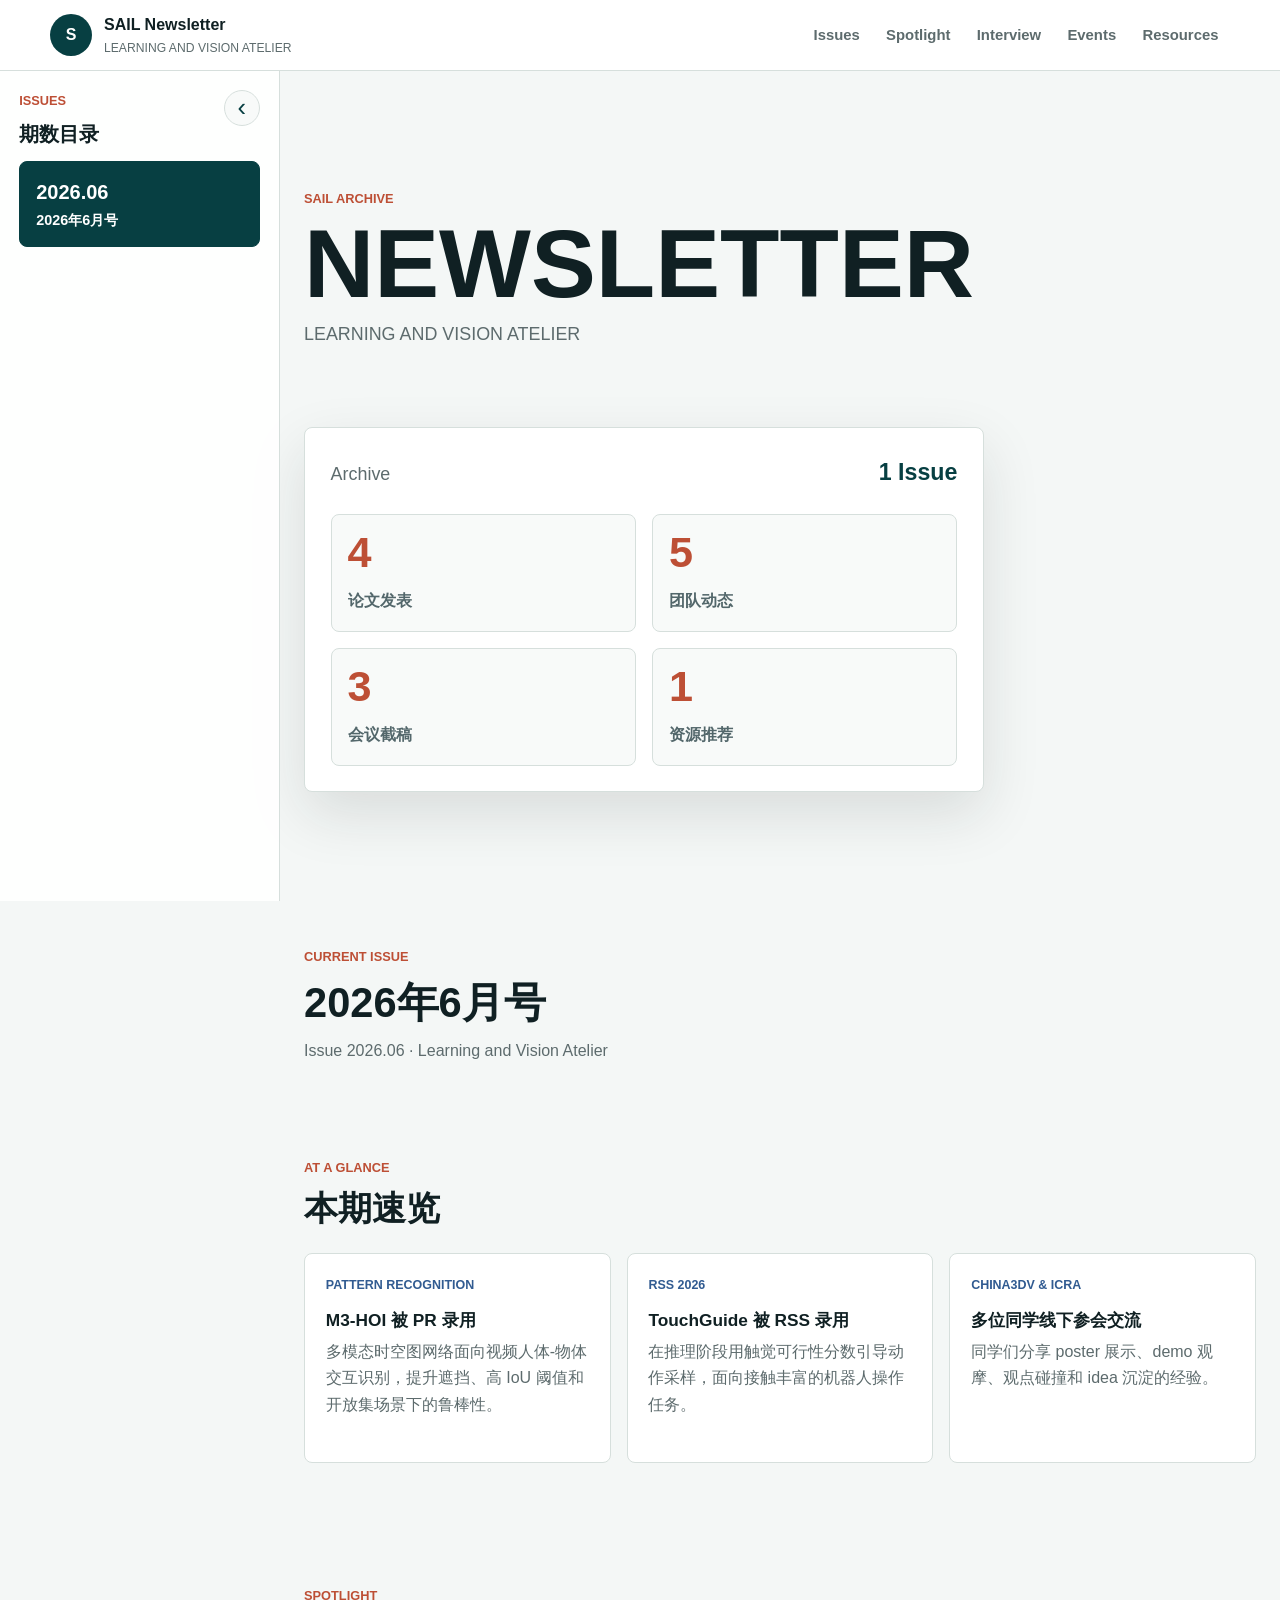
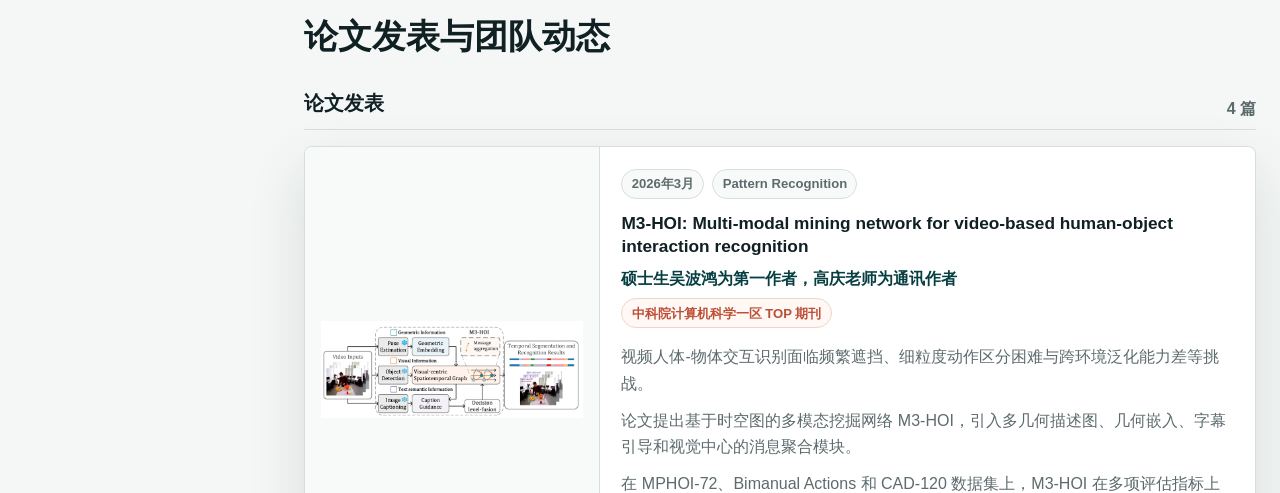
<file: index.html>
<!doctype html>
<html lang="zh-CN">
<head>
  <meta charset="utf-8">
  <meta name="viewport" content="width=device-width, initial-scale=1">
  <meta http-equiv="refresh" content="0; url=newsletter/">
  <title>SAIL Newsletter</title>
  <link rel="canonical" href="https://caim33.github.io/newsletter/">
</head>
<body>
  <p><a href="newsletter/">Open SAIL Newsletter</a></p>
</body>
</html>
</file>
